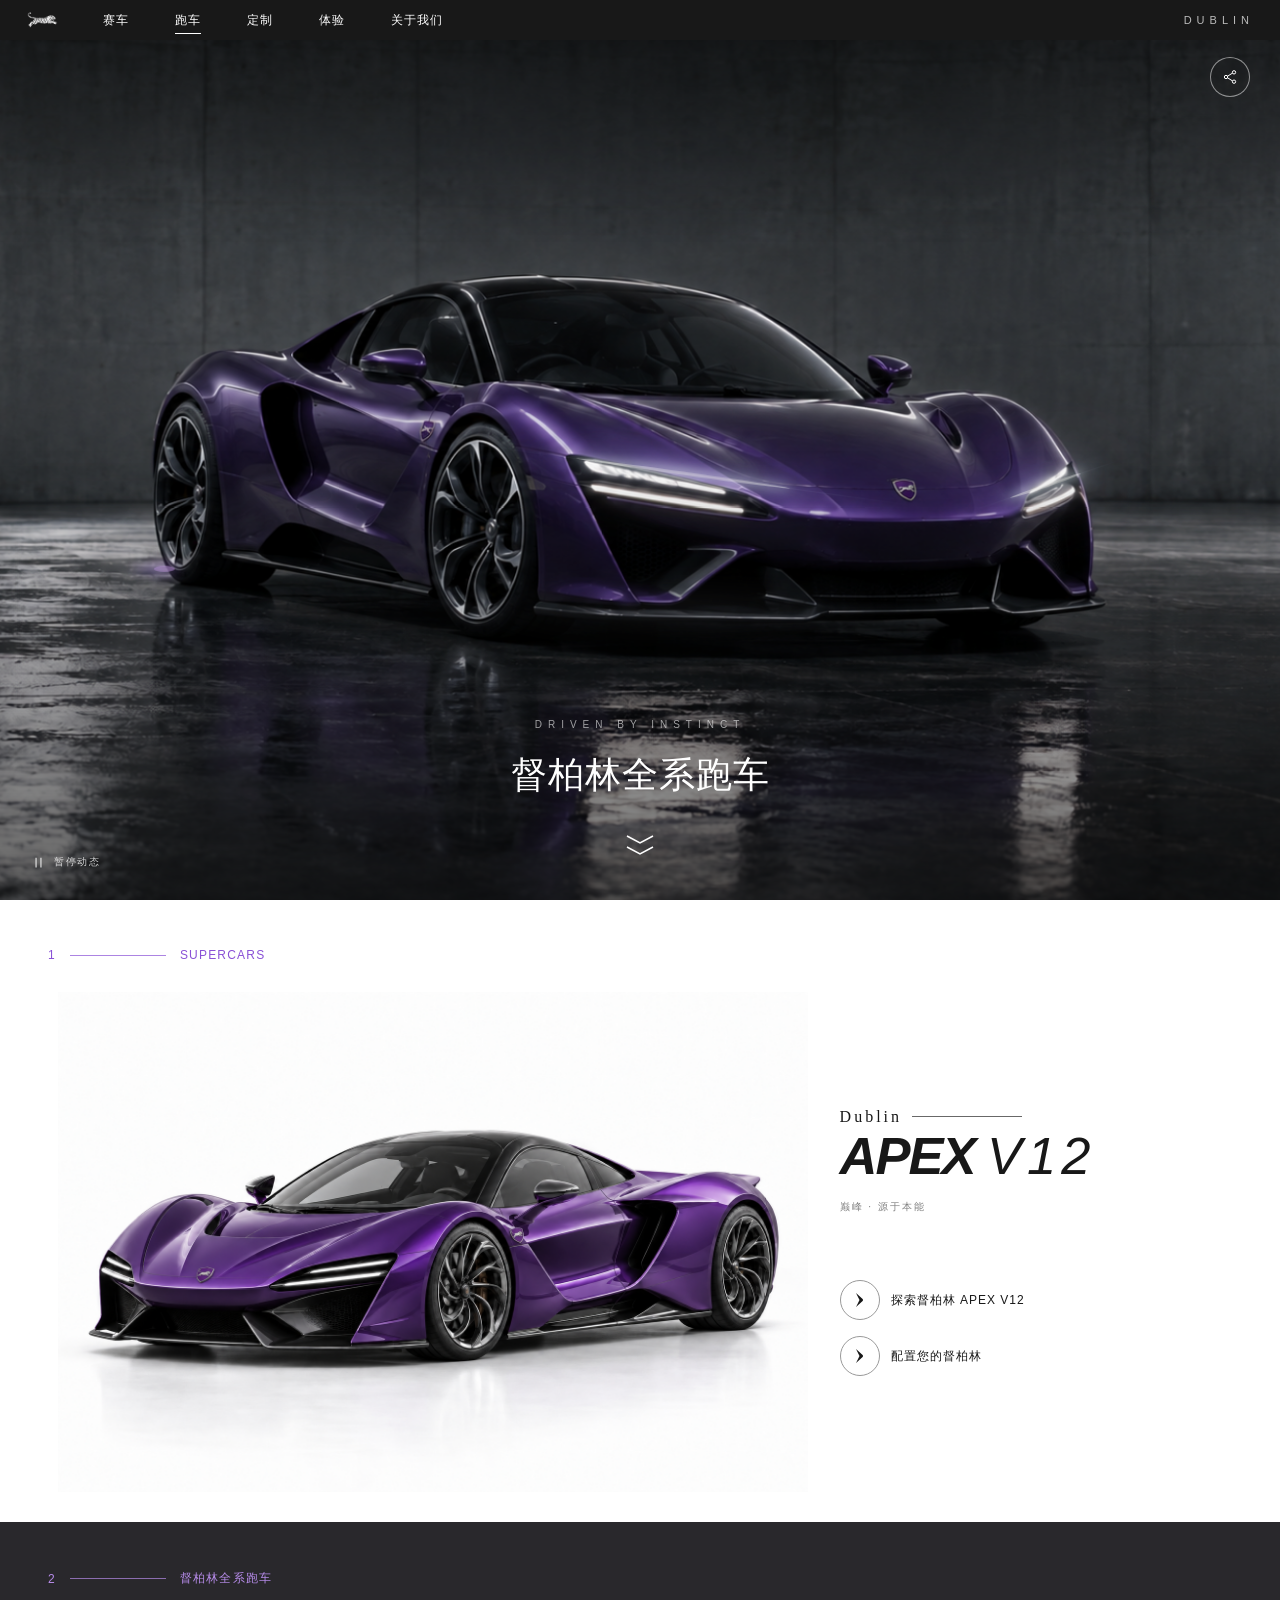
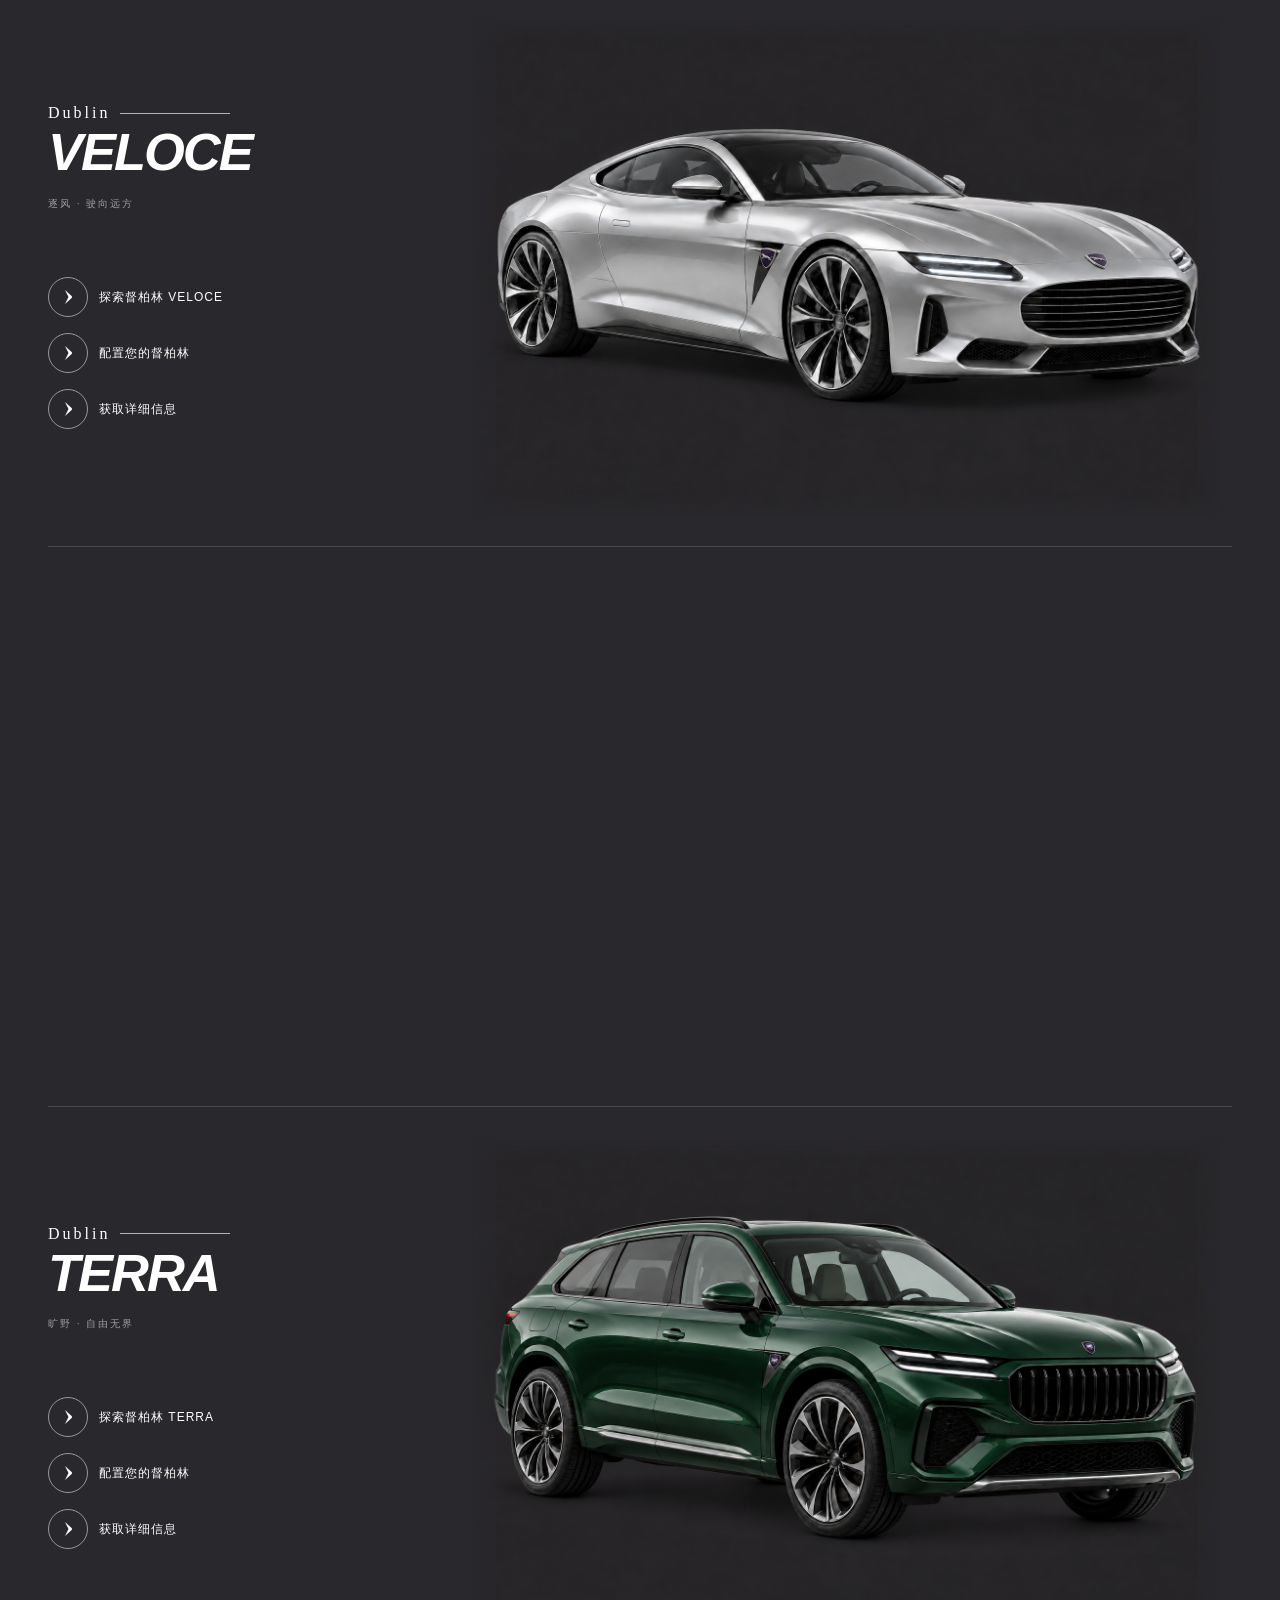
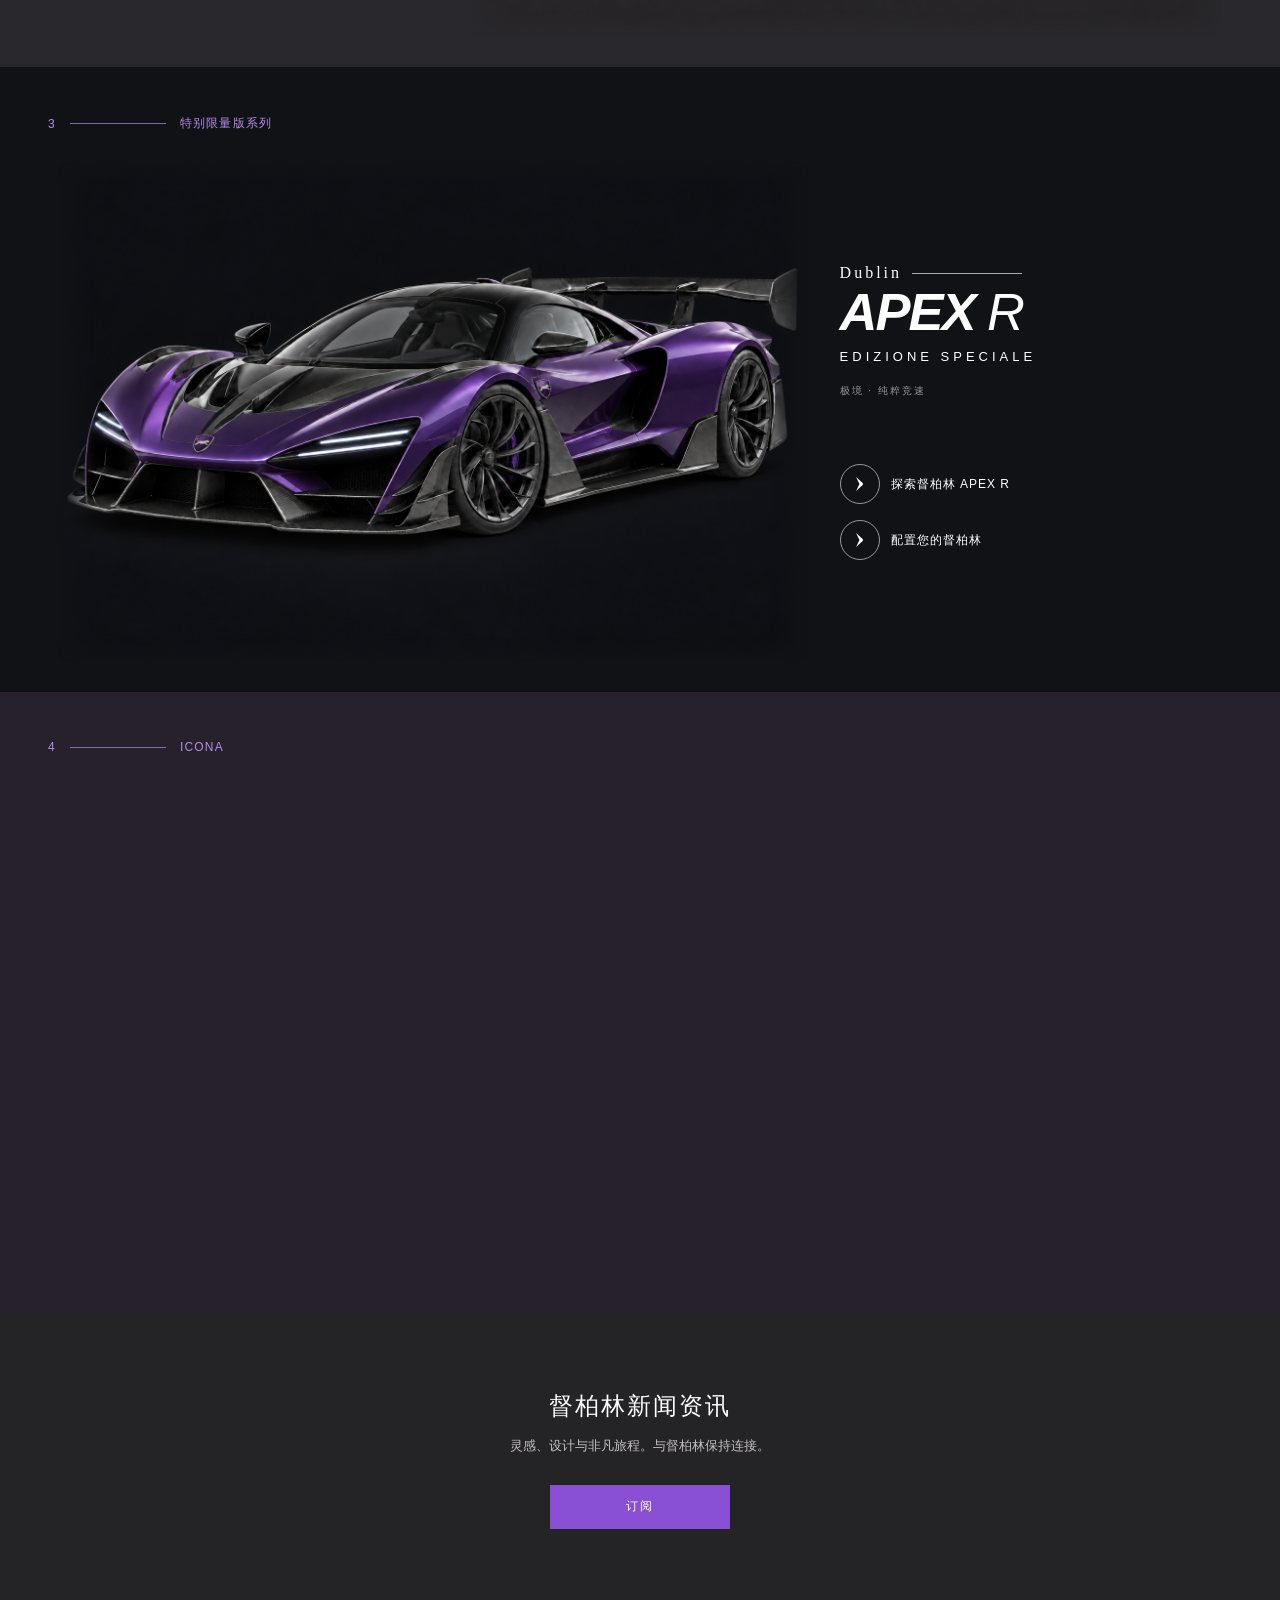
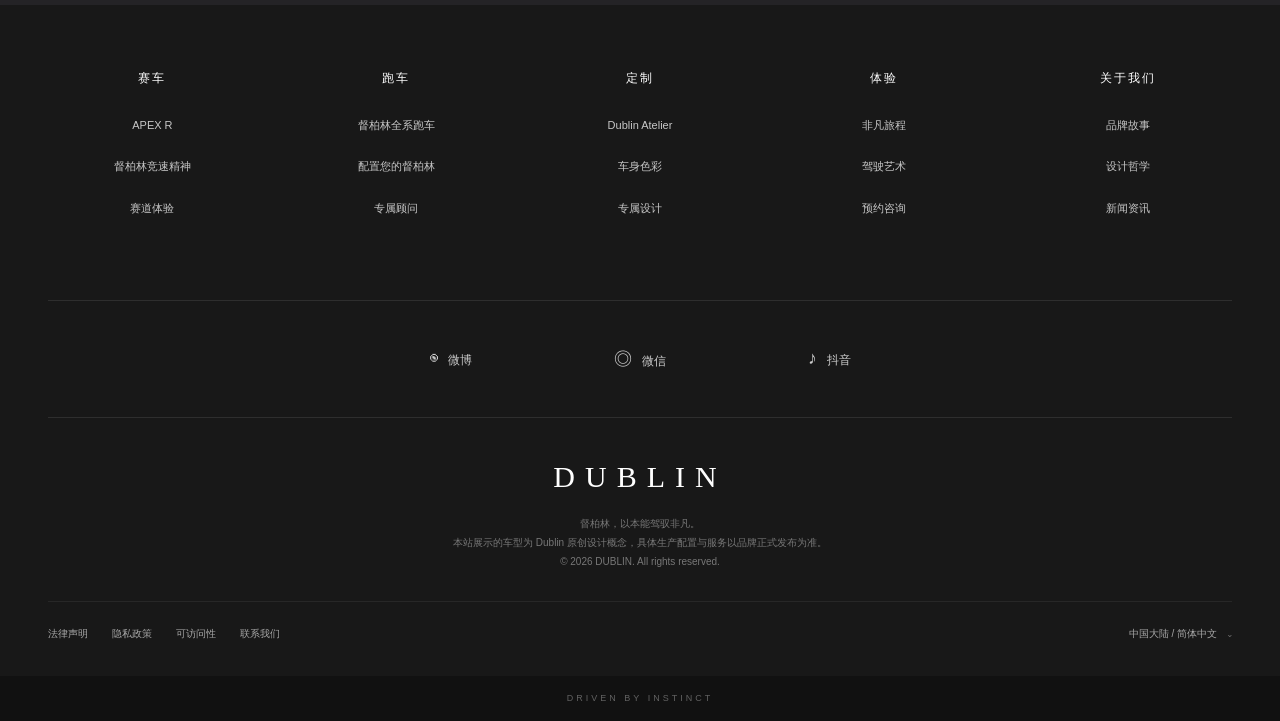
<file: index.html>
<!DOCTYPE html>
<html lang="zh-CN">
<head>
<meta charset="utf-8"><meta name="viewport" content="width=device-width, initial-scale=1"><meta name="theme-color" content="#181818">
<meta name="description" content="探索督柏林 Dublin 全系跑车。源于本能的设计，超越想象的驾驶。"><title>督柏林全系跑车 | DUBLIN 官方车型系列</title>
<style>
:root{--purple:#8950d6;--accent:#b482f4;--black:#181818;--muted:#999;--font:"Helvetica Neue",Arial,"PingFang SC","Microsoft YaHei",sans-serif}
*{box-sizing:border-box}html{scroll-behavior:smooth;scroll-padding-top:65px}body{margin:0;font-family:var(--font);font-weight:400;background:#181818;color:#fff}button,a{-webkit-tap-highlight-color:transparent}button,input,select{font:inherit}button{cursor:pointer}button:disabled{cursor:default}a{color:inherit;text-decoration:none}button{color:inherit}button:focus-visible,a:focus-visible,input:focus-visible{outline:2px solid var(--accent);outline-offset:6px}button{border:0}img{display:block;max-width:100%}body.locked{overflow:hidden}p{line-height:1.9}::selection{background:#8950d6;color:white}
.topbar{position:fixed;inset:0 0 auto;z-index:40;height:40px;display:flex;align-items:center;padding:0 26px;gap:45px;background:#181818;transition:transform .35s}.brand{height:36px;width:32px;display:flex;align-items:center}.brand img{width:32px;height:32px;object-fit:contain}.desktop-nav{display:flex;gap:46px;height:100%;align-items:center}.desktop-nav button{height:100%;padding:0;background:none;font-size:12px;letter-spacing:1px;position:relative}.desktop-nav button:after{content:"";position:absolute;left:0;right:0;bottom:6px;height:1px;background:#fff;transform:scaleX(0);transition:transform .25s}.desktop-nav button:hover:after,.desktop-nav button.selected:after{transform:scaleX(1)}.mobile-menu{display:none;background:none;font-size:12px}.header-wordmark{margin-left:auto;font-size:11px;letter-spacing:5px;opacity:.7}.share{position:fixed;right:24px;top:56px;z-index:42;background:transparent}.circle{height:40px;width:40px;border:1px solid currentColor;border-radius:50%;display:inline-flex;align-items:center;justify-content:center;flex-shrink:0;transition:background .3s,color .3s,border-color .3s;position:relative}.circle svg{width:16px;height:16px;fill:none;stroke:currentColor;stroke-width:1.5}.share .circle{border-color:#ffffff80;background:#18181815}.share:hover .circle{background:var(--purple);border-color:var(--purple)}
.hero{height:100svh;min-height:620px;position:relative;overflow:hidden;background:#15171b}.hero-art{position:absolute;inset:-3%;background:#15171b}.hero-art img{width:100%;height:100%;object-fit:cover;object-position:center 54%;animation:cinema 24s ease-in-out infinite alternate}.hero:after{content:"";position:absolute;inset:0;background:linear-gradient(180deg,#0008 0%,transparent 27%,transparent 50%,#0009 100%);pointer-events:none}.hero.paused .hero-art img{animation-play-state:paused}@keyframes cinema{from{transform:scale(1.025) translateX(-.7%)}to{transform:scale(1.12) translateX(.9%)}}.hero-title{position:absolute;bottom:104px;left:24px;right:24px;z-index:2;text-align:center}.hero-title p{font-size:10px;letter-spacing:6px;margin:0 0 19px;color:#fff9}.hero h1{font-size:36px;line-height:1.2;font-weight:400;margin:0;letter-spacing:1px}.down{position:absolute;z-index:3;bottom:35px;left:calc(50% - 20px);width:40px;height:44px;display:flex;align-items:center;justify-content:center;background:none}.down svg{width:32px;height:32px;fill:none;stroke:#fff;stroke-width:1.5;animation:descend 2.3s ease-in-out infinite}@keyframes descend{0%,100%{transform:translateY(-3px);opacity:.4}50%{transform:translateY(3px);opacity:1}}.motion-toggle{position:absolute;z-index:3;left:26px;bottom:30px;background:none;font-size:10px;letter-spacing:1.5px;display:flex;gap:9px;align-items:center;opacity:.8}.motion-toggle svg{width:13px;height:13px;stroke:currentColor;fill:none;stroke-width:1.5}
.chapter{position:relative;background:var(--stage);color:var(--fg);--stage:#fff;--fg:#181818;scroll-margin-top:40px}.chapter.dark{--stage:#29282c;--fg:#fff}.chapter.ink{--stage:#111216;--fg:#fff}.chapter.plum{--stage:#26212a;--fg:#fff}.chapter-heading{padding:48px 48px 0;display:flex;align-items:center;gap:14px;color:var(--purple);font-size:12px;font-weight:400;letter-spacing:1.2px;text-transform:uppercase}.dark .chapter-heading,.ink .chapter-heading,.plum .chapter-heading{color:#b68be9}.chapter-heading i{width:96px;height:1px;background:currentColor;display:block;opacity:.7}.showcase{position:relative;padding:0 48px;overflow:hidden}.showcase-inner{max-width:1500px;min-height:560px;margin:auto;display:grid;grid-template-columns:65% 35%;align-items:center;border-bottom:1px solid #ffffff26}.chapter:not(.dark):not(.ink):not(.plum) .showcase-inner{border-color:#18181824}.showcase:last-child .showcase-inner{border:0}.showcase.reverse .showcase-inner{grid-template-columns:35% 65%}.showcase.reverse .car-art{order:2}.showcase.reverse .car-info{order:1;padding-left:0;padding-right:45px}.car-art{height:500px;display:flex;align-items:center;justify-content:center;position:relative}.car-art img{width:100%;height:100%;object-fit:contain;will-change:transform;transition:transform 1.2s cubic-bezier(.2,.7,.2,1);mix-blend-mode:multiply}.dark .car-art img,.ink .car-art img,.plum .car-art img{mix-blend-mode:normal}.car-art:hover img{transform:scale(1.025)}.car-info{padding:80px 22px 80px 22px;position:relative;z-index:2}.model-brand{display:flex;align-items:center;gap:10px;font-family:Georgia,serif;font-size:16px;letter-spacing:3px;margin:0 0 5px}.model-brand:after{content:"";height:1px;background:currentColor;width:110px;opacity:.65}.model-name{margin:0;font-size:clamp(34px,4.1vw,61px);font-family:"Arial Black","Helvetica Neue",Arial,sans-serif;font-weight:700;line-height:.95;letter-spacing:-2px;font-style:italic;white-space:nowrap}.model-name small{font-size:13px;letter-spacing:4px;font-style:normal;display:block;margin-top:14px;font-weight:400}.model-name .thin{font-weight:200;font-family:"Helvetica Neue",Arial,sans-serif;letter-spacing:5px}.model-caption{font-size:10px;letter-spacing:2px;margin:17px 0 0;opacity:.55}.car-actions{margin-top:64px;display:flex;flex-direction:column;gap:16px;align-items:flex-start}.action{padding:0;display:inline-flex;align-items:center;gap:11px;background:none;text-align:left;min-height:40px;color:inherit}.action-label{font-size:12px;letter-spacing:1px;line-height:1.5}.action .circle{border-color:#999}.action .arrow{width:7px;height:14px;fill:currentColor;stroke:none;transition:transform .3s}.action:hover .circle{background:var(--purple);border-color:var(--purple);color:#fff}.action:hover .arrow{transform:translateX(2px)}.action:hover .action-label{color:var(--accent)}.reveal{opacity:0;transform:translateY(26px);transition:opacity .95s ease,transform 1.1s cubic-bezier(.2,.7,.2,1)}.reveal.in{opacity:1;transform:none}.noscript .reveal{opacity:1;transform:none}
.chapter-rail{position:fixed;z-index:25;left:24px;bottom:23px;display:flex;flex-direction:column;gap:15px;opacity:0;pointer-events:none;transition:opacity .3s;color:#9b9b9b}.chapter-rail.visible{opacity:1;pointer-events:auto}.rail-item{display:flex;align-items:center;gap:10px;background:none;border:0;color:inherit;padding:0;min-height:14px}.rail-dot{display:block;width:4px;height:4px;border-radius:50%;background:currentColor;margin:0 7px}.rail-item.active .rail-dot{width:18px;height:18px;border:1px solid currentColor;background:none;margin:0;position:relative}.rail-item.active .rail-dot:after{content:"";position:absolute;inset:6px;border-radius:50%;background:currentColor}.rail-text{font-size:10px;letter-spacing:1px;opacity:0;transition:opacity .3s}.rail-item.active .rail-text,.rail-item:hover .rail-text{opacity:1}.back-top{padding:0;background:none;color:inherit;width:18px;font-size:19px;line-height:15px}.mobile-rail{display:none}
.newsletter{padding:76px 24px;text-align:center;background:#242326}.newsletter h2{font-weight:400;font-size:24px;letter-spacing:2px;margin:0 0 12px}.newsletter p{font-size:13px;color:#c3c0c6;margin:0 0 26px}.solid-btn{min-height:44px;min-width:180px;border:1px solid #8950d6;background:#8950d6;color:#fff;padding:12px 30px;font-size:12px;letter-spacing:2px;transition:background .2s}.solid-btn:hover{background:#a16be5}.site-footer{background:#181818;padding:65px 48px 0}.footer-links{max-width:1360px;margin:auto;display:grid;grid-template-columns:repeat(5,1fr);gap:35px;padding-bottom:60px}.footer-col h3{font-size:12px;font-weight:500;letter-spacing:2px;text-align:center;margin:0 0 28px}.footer-col button{background:none;display:block;color:#c7c7c7;margin:0 auto 21px;font-size:11px;line-height:1.7;text-align:center}.footer-col button:hover{color:white}.social-row{border-top:1px solid #ffffff18;border-bottom:1px solid #ffffff18;display:flex;justify-content:center;gap:130px;padding:45px 20px;font-size:12px;letter-spacing:2px}.social-row button{background:none;color:#ccc}.social-row span{font-size:18px;margin-right:10px}.footer-brand{font-family:Georgia,serif;font-size:30px;letter-spacing:10px;text-align:center;margin:42px 0 20px}.legal{font-size:10px;line-height:1.9;color:#777;text-align:center;max-width:820px;margin:0 auto 30px}.legal-row{border-top:1px solid #ffffff10;display:flex;align-items:center;justify-content:space-between;gap:20px;padding:25px 0 35px}.legal-row div{display:flex;gap:24px;flex-wrap:wrap}.legal-row button{font-size:10px;background:none;color:#a8a8a8;padding:0}.footer-bottom{height:45px;background:#111;display:flex;align-items:center;justify-content:center;font-size:9px;letter-spacing:3px;color:#626262}
.menu{position:fixed;inset:40px 0 0;z-index:45;background:#151515f9;backdrop-filter:blur(18px);padding:90px 9vw;display:none;overflow:auto}.menu.open{display:block;animation:fade .25s ease}.menu-close{position:absolute;right:27px;top:22px;width:40px;height:40px;font-size:25px;background:none}.menu-layout{display:grid;grid-template-columns:1fr 1fr;gap:80px}.menu-kicker{font-size:10px;color:var(--accent);letter-spacing:4px;margin:0 0 25px}.menu-links{display:flex;flex-direction:column;align-items:flex-start;gap:25px}.menu-links a,.menu-links button{font-size:31px;font-weight:300;background:none;padding:0}.menu-links a:hover,.menu-links button:hover{color:var(--accent)}.menu-aside{padding-top:26px}.menu-aside img{height:280px;width:100%;object-fit:cover}.menu-aside p{font-size:12px;letter-spacing:2px;color:#aaa}.menu-foot{font-size:10px;letter-spacing:3px;margin-top:80px;color:#6b6b6b}
.modal{position:fixed;inset:0;z-index:70;background:#000a;backdrop-filter:blur(12px);display:none;align-items:center;justify-content:center;padding:35px}.modal.open{display:flex;animation:fade .2s ease}.dialog{position:relative;background:#f8f8f6;color:#181818;max-width:1120px;width:100%;max-height:90svh;overflow:auto;box-shadow:0 30px 100px #0008}.dialog-close{position:sticky;top:15px;margin:15px 15px -55px auto;display:block;z-index:6;width:40px;height:40px;border:1px solid #999;border-radius:50%;color:#181818;background:#ffffffe6;font-size:25px;line-height:1}.detail-grid{display:grid;grid-template-columns:60% 40%;min-height:520px}.detail-image{display:flex;align-items:center;justify-content:center;background:#eeeef0;padding:20px}.detail-image img{max-height:440px;width:100%;object-fit:contain;mix-blend-mode:multiply;transition:filter .5s}.detail-body{padding:75px 35px 38px}.eyebrow{font-size:10px;letter-spacing:3px;color:#8053af;text-transform:uppercase}.detail-body h2,.plain-body h2{font-size:32px;font-weight:400;letter-spacing:1px}.detail-body p{font-size:13px;color:#666}.detail-meta{display:flex;gap:20px;border-top:1px solid #ddd;border-bottom:1px solid #ddd;padding:17px 0;margin:24px 0}.detail-meta div{flex:1;font-size:10px;color:#888}.detail-meta strong{display:block;font-size:14px;font-weight:400;color:#181818;margin-top:6px}.swatches{display:flex;gap:13px;margin:14px 0 10px}.swatch{height:28px;width:28px;border:3px solid #f8f8f6;box-shadow:0 0 0 1px #bbb;border-radius:50%;background:var(--swatch)}.swatch[aria-pressed=true]{box-shadow:0 0 0 2px #8950d6}.selected-color{font-size:11px!important;margin:0 0 25px}.plain-body{padding:70px 65px 55px;max-width:760px;margin:auto}.plain-body p{font-size:14px;color:#666}.form-grid{display:grid;gap:20px;margin-top:27px}.form-grid label{font-size:12px;color:#555}.form-grid input,.form-grid select{display:block;margin-top:8px;width:100%;background:white;border:1px solid #ccc;border-radius:0;padding:12px;min-height:45px;color:#181818}.form-note{font-size:11px!important;color:#888!important}.form-message{min-height:20px;color:#6e429e;font-size:13px}.toast{position:fixed;bottom:40px;left:50%;transform:translate(-50%,20px);background:#25212c;color:#fff;padding:14px 22px;max-width:calc(100vw - 32px);z-index:100;font-size:12px;opacity:0;pointer-events:none;transition:.3s}.toast.on{transform:translate(-50%,0);opacity:1}@keyframes fade{from{opacity:0}to{opacity:1}}
.brand img{mix-blend-mode:screen}.share.on-light{color:#181818}.share.on-light .circle{border-color:#18181860;background:#ffffff45}.share.on-light:hover .circle{color:#fff;background:var(--purple)}.loader{position:fixed;inset:0;z-index:110;background:#080808;display:flex;align-items:center;justify-content:center;transition:opacity .5s,visibility .5s;pointer-events:none}.loader img{width:95px;height:95px;object-fit:contain;mix-blend-mode:screen;animation:breathe 1.2s ease-in-out infinite alternate}.loader.done{opacity:0;visibility:hidden}@keyframes breathe{from{opacity:.4;transform:scale(.96)}to{opacity:1;transform:scale(1)}}.dark .car-art img,.ink .car-art img,.plum .car-art img{mask-image:linear-gradient(to right,transparent,#000 6%,#000 94%,transparent),linear-gradient(to bottom,transparent,#000 6%,#000 94%,transparent);mask-composite:intersect}
@media(min-width:1700px){.showcase{padding:0 6vw}.car-art{height:570px}.showcase-inner{min-height:650px}.chapter-heading{padding-left:6vw}}
@media(prefers-reduced-motion:reduce){html{scroll-behavior:auto}*,*:before,*:after{animation:none!important;transition:none!important}.reveal{opacity:1;transform:none}}
</style>
<link rel="stylesheet" href="motion.css">
</head>
<body>
<div class="loader" aria-hidden="true"><img src="assets/tiger.png" alt=""></div>
<header class="topbar"><button class="mobile-menu" data-menu="跑车">菜单</button><a class="brand" href="#top" aria-label="Dublin 督柏林首页"><img src="assets/tiger.png" alt="督柏林跃虎徽标"></a><nav class="desktop-nav" aria-label="主导航"><button data-menu="赛车">赛车</button><button class="selected" data-menu="跑车">跑车</button><button data-menu="定制">定制</button><button data-menu="体验">体验</button><button data-menu="关于我们">关于我们</button></nav><span class="header-wordmark">DUBLIN</span></header>
<button class="share" aria-label="分享当前页面"><span class="circle"><svg viewBox="0 0 24 24"><circle cx="18" cy="5" r="2.5"/><circle cx="6" cy="12" r="2.5"/><circle cx="18" cy="19" r="2.5"/><path d="m8 11 8-5M8 13l8 5"/></svg></span></button>
<main>
<section class="hero" id="top" aria-label="Dublin 紫色超级跑车"><div class="hero-art"><img src="assets/hero-badged.png" fetchpriority="high" alt="督柏林紫色超级跑车，置身冷灰色建筑空间"></div><div class="hero-title"><p>DRIVEN BY INSTINCT</p><h1>督柏林全系跑车</h1></div><a class="down" href="#supercars" aria-label="向下探索车型"><svg viewBox="0 0 32 32"><path d="m3 9 13 7L29 9M3 20l13 7 13-7"/></svg></a><button class="motion-toggle" aria-pressed="false"><svg viewBox="0 0 16 16"><path d="M5 2v12M11 2v12"/></svg><span>暂停动态</span></button></section>
<section class="chapter" id="supercars" data-title="SUPERCARS"><div class="chapter-heading"><span>1</span><i></i><span>SUPERCARS</span></div><article class="showcase" data-car="apex"><div class="showcase-inner"><div class="car-art reveal"><img src="assets/apex-badged.png" alt="Dublin APEX 紫色旗舰超级跑车" loading="lazy"></div><div class="car-info reveal"><div class="model-brand">Dublin</div><h2 class="model-name">APEX <span class="thin">V12</span></h2><p class="model-caption">巅峰 · 源于本能</p><div class="car-actions"></div></div></div></article></section>
<section class="chapter dark" id="range" data-title="督柏林全系跑车"><div class="chapter-heading"><span>2</span><i></i><span>督柏林全系跑车</span></div><article class="showcase reverse" data-car="veloce"><div class="showcase-inner"><div class="car-art reveal"><img src="assets/veloce-badged.png" alt="Dublin VELOCE 银色双门 GT" loading="lazy"></div><div class="car-info reveal"><div class="model-brand">Dublin</div><h2 class="model-name">VELOCE</h2><p class="model-caption">逐风 · 驶向远方</p><div class="car-actions"></div></div></div></article><article class="showcase" data-car="aria"><div class="showcase-inner"><div class="car-art reveal"><img src="assets/aria-badged.png" alt="Dublin ARIA SPIDER 香槟金敞篷跑车" loading="lazy"></div><div class="car-info reveal"><div class="model-brand">Dublin</div><h2 class="model-name">ARIA<small>SPIDER</small></h2><p class="model-caption">咏叹 · 天空之下</p><div class="car-actions"></div></div></div></article><article class="showcase reverse" data-car="terra"><div class="showcase-inner"><div class="car-art reveal"><img src="assets/terra-badged.png" alt="Dublin TERRA 墨绿色高性能 SUV" loading="lazy"></div><div class="car-info reveal"><div class="model-brand">Dublin</div><h2 class="model-name">TERRA</h2><p class="model-caption">旷野 · 自由无界</p><div class="car-actions"></div></div></div></article></section>
<section class="chapter ink" id="special" data-title="特别限量版系列"><div class="chapter-heading"><span>3</span><i></i><span>特别限量版系列</span></div><article class="showcase" data-car="noir"><div class="showcase-inner"><div class="car-art reveal"><img src="assets/noir-badged.png" alt="Dublin APEX R 紫黑色赛道特别版" loading="lazy"></div><div class="car-info reveal"><div class="model-brand">Dublin</div><h2 class="model-name">APEX <span class="thin">R</span><small>EDIZIONE SPECIALE</small></h2><p class="model-caption">极境 · 纯粹竞速</p><div class="car-actions"></div></div></div></article></section>
<section class="chapter plum" id="icona" data-title="ICONA"><div class="chapter-heading"><span>4</span><i></i><span>ICONA</span></div><article class="showcase reverse" data-car="eon"><div class="showcase-inner"><div class="car-art reveal"><img src="assets/eon-badged.png" alt="Dublin EON 双座酒红色敞篷收藏车型" loading="lazy"></div><div class="car-info reveal"><div class="model-brand">Dublin</div><h2 class="model-name">EŌN<small>BARCHETTA</small></h2><p class="model-caption">永恒 · 灵感不息</p><div class="car-actions"></div></div></div></article></section>
</main>
<nav class="chapter-rail" aria-label="车型系列快捷导航"><a class="rail-item" href="#supercars"><span class="rail-dot"></span><span class="rail-text">SUPERCARS</span></a><a class="rail-item" href="#range"><span class="rail-dot"></span><span class="rail-text">督柏林全系跑车</span></a><a class="rail-item" href="#special"><span class="rail-dot"></span><span class="rail-text">特别限量版系列</span></a><a class="rail-item" href="#icona"><span class="rail-dot"></span><span class="rail-text">ICONA</span></a><a class="back-top" href="#top" aria-label="返回顶部">⌃</a></nav><div class="mobile-rail"><span>督柏林全系跑车</span><button aria-label="打开车型目录" data-menu="跑车">⌃</button></div>
<section class="newsletter"><h2>督柏林新闻资讯</h2><p>灵感、设计与非凡旅程。与督柏林保持连接。</p><button class="solid-btn" data-info="newsletter">订阅</button></section>
<footer class="site-footer"><div class="footer-links"><div class="footer-col"><h3 tabindex="0" role="button" aria-expanded="false">赛车</h3><button data-explore="noir">APEX R</button><button data-info="racing">督柏林竞速精神</button><button data-info="experience">赛道体验</button></div><div class="footer-col"><h3 tabindex="0" role="button" aria-expanded="false">跑车</h3><button data-scroll="range">督柏林全系跑车</button><button data-config="apex">配置您的督柏林</button><button data-info="enquiry">专属顾问</button></div><div class="footer-col"><h3 tabindex="0" role="button" aria-expanded="false">定制</h3><button data-info="atelier">Dublin Atelier</button><button data-config="apex">车身色彩</button><button data-info="atelier">专属设计</button></div><div class="footer-col"><h3 tabindex="0" role="button" aria-expanded="false">体验</h3><button data-info="experience">非凡旅程</button><button data-info="experience">驾驶艺术</button><button data-info="enquiry">预约咨询</button></div><div class="footer-col"><h3 tabindex="0" role="button" aria-expanded="false">关于我们</h3><button data-info="brand">品牌故事</button><button data-info="design">设计哲学</button><button data-info="newsletter">新闻资讯</button></div></div><div class="social-row"><button data-info="social"><span>◉</span>微博</button><button data-info="social"><span>◎</span>微信</button><button data-info="social"><span>♪</span>抖音</button></div><div class="footer-brand">DUBLIN</div><p class="legal">督柏林，以本能驾驭非凡。<br>本站展示的车型为 Dublin 原创设计概念，具体生产配置与服务以品牌正式发布为准。<br>© <span id="year">2026</span> DUBLIN. All rights reserved.</p><div class="legal-row"><div><button data-info="legal">法律声明</button><button data-info="privacy">隐私政策</button><button data-info="accessibility">可访问性</button><button data-info="enquiry">联系我们</button></div><button data-info="language">中国大陆 / 简体中文　⌄</button></div></footer><div class="footer-bottom">DRIVEN BY INSTINCT</div>
<div class="menu" id="menu" role="dialog" aria-modal="true" aria-label="品牌导航"><button class="menu-close" aria-label="关闭导航">×</button><div class="menu-layout"><div><p class="menu-kicker">DUBLIN · <span id="menu-category">跑车</span></p><div class="menu-links" id="menu-links"></div></div><div class="menu-aside"><img src="assets/hero-badged.png" alt="Dublin 设计世界" loading="lazy"><p>生于本能，成于非凡。</p></div></div><p class="menu-foot">THE WORLD OF DUBLIN</p></div>
<div class="modal" id="modal" role="dialog" aria-modal="true" aria-labelledby="dialog-title"><div class="dialog"><button class="dialog-close" aria-label="关闭窗口">×</button><div id="dialog-content"></div></div></div><div class="toast" role="status" aria-live="polite"></div>
<noscript><style>.reveal{opacity:1;transform:none}</style><p>请启用 JavaScript，以使用车型配置与导航功能。</p></noscript>
<script>
const loader=document.querySelector('.loader');const heroImage=document.querySelector('.hero-art img');let loaded=false;function revealPage(){if(loaded)return;loaded=true;loader.classList.add('done')}Promise.all([heroImage.decode().catch(()=>{}),new Promise(r=>setTimeout(r,500))]).then(revealPage);setTimeout(revealPage,2200);
const cars={apex:{name:'APEX V12',cn:'巅峰',type:'旗舰超级跑车',seats:'双座',image:'assets/apex-badged.png',color:'帝王紫',hex:'#6941a5',copy:'低伏的姿态，锐利的双道灯光，凝练为一瞬向前的本能。APEX 以流动的空气雕塑车身，将每一道曲线留给速度。'},veloce:{name:'VELOCE',cn:'逐风',type:'双门豪华 GT',seats:'2+2 座',image:'assets/veloce-badged.png',color:'月影银',hex:'#abb1b8',copy:'修长的前舱与舒展的车顶线条，延伸出属于远方的从容。VELOCE 将运动气质与长途旅行的优雅融为一体。'},aria:{name:'ARIA SPIDER',cn:'咏叹',type:'敞篷跑车',seats:'双座',image:'assets/aria-badged.png',color:'香槟金',hex:'#bda77e',copy:'让天空成为座舱的一部分。ARIA SPIDER 以轻盈的比例、开放的双座布局与温润金属光泽，呈现自由的另一种姿态。'},terra:{name:'TERRA',cn:'旷野',type:'高性能豪华 SUV',seats:'四座',image:'assets/terra-badged.png',color:'深林绿',hex:'#284a42',copy:'在宽阔视野与敏捷身姿之间找到平衡。TERRA 延续督柏林的光影锋线，以更从容的空间探索城市之外。'},noir:{name:'APEX R',cn:'极境',type:'赛道特别版',seats:'双座',image:'assets/noir-badged.png',color:'曜夜紫',hex:'#292132',copy:'为每一次精准入弯而生。外露碳纤维、宽体姿态与高位尾翼，构成 APEX R 直接而纯粹的竞速表达。'},eon:{name:'EŌN BARCHETTA',cn:'永恒',type:'收藏级敞篷跑车',seats:'双座',image:'assets/eon-badged.png',color:'石榴红',hex:'#6d243b',copy:'两座独立驾驶舱，一条流转不息的车身曲线。EŌN 从经典 Barchetta 汲取灵感，以当代雕塑语言致敬不受时间束缚的驾驶艺术。'}};
const arrow='<span class="circle"><svg class="arrow" viewBox="0 0 8 16" aria-hidden="true"><path d="M7.268 9.547 0 16l4-8-4-8 7.268 6.453A2 2 0 0 1 8 8a2 2 0 0 1-.732 1.547Z"/></svg></span>';
document.querySelectorAll('[data-car]').forEach(row=>{const id=row.dataset.car,c=cars[id];row.querySelector('.car-actions').innerHTML=`<button class="action" data-explore="${id}">${arrow}<span class="action-label">探索督柏林 ${c.name}</span></button>`+(id==='eon'?'':`<button class="action" data-config="${id}">${arrow}<span class="action-label">配置您的督柏林</span></button>`)+(id==='apex'||id==='noir'?'':`<button class="action" data-enquire="${id}">${arrow}<span class="action-label">获取详细信息</span></button>`)});
const reveal=new IntersectionObserver(items=>items.forEach(x=>{if(x.isIntersecting){x.target.classList.add('in');reveal.unobserve(x.target)}}),{threshold:.08});document.querySelectorAll('.reveal').forEach(e=>reveal.observe(e));
const rail=document.querySelector('.chapter-rail'),mobileRail=document.querySelector('.mobile-rail'),sections=[...document.querySelectorAll('.chapter')];let raf=false;function updateRail(){const y=scrollY+innerHeight*.35,visible=scrollY>innerHeight*.65&&scrollY<document.querySelector('.newsletter').offsetTop-100;rail.classList.toggle('visible',visible);mobileRail.classList.toggle('visible',visible);let active=sections[0];sections.forEach(s=>{if(s.offsetTop<=y)active=s});document.querySelectorAll('.rail-item').forEach(a=>a.classList.toggle('active',a.hash==='#'+active.id));mobileRail.querySelector('span').textContent=active.dataset.title;const light=sections[0];document.querySelector('.share').classList.toggle('on-light',scrollY+75>=light.offsetTop&&scrollY+75<light.offsetTop+light.offsetHeight);raf=false}addEventListener('scroll',()=>{if(!raf){requestAnimationFrame(updateRail);raf=true}},{passive:true});addEventListener('resize',updateRail);updateRail();
const modal=document.getElementById('modal'),content=document.getElementById('dialog-content'),menu=document.getElementById('menu');let lastFocus=null,activeCar='apex';function restoreFocus(){if(lastFocus?.isConnected&&lastFocus.getClientRects().length)lastFocus.focus();else document.querySelector('.brand').focus()}function openModal(html){if(!modal.classList.contains('open')&&!menu.classList.contains('open'))lastFocus=document.activeElement;closeMenu(false);content.innerHTML=html;modal.classList.add('open');document.body.classList.add('locked');modal.querySelector('.dialog-close').focus()}function closeModal(){modal.classList.remove('open');document.body.classList.remove('locked');restoreFocus()}function closeMenu(restore=true){menu.classList.remove('open');document.body.classList.remove('locked');if(restore)restoreFocus()}function toast(t){const el=document.querySelector('.toast');el.textContent=t;el.classList.add('on');clearTimeout(toast.timer);toast.timer=setTimeout(()=>el.classList.remove('on'),3200)}
const menus={'跑车':[['SUPERCARS','#supercars'],['督柏林全系跑车','#range'],['特别限量版系列','#special'],['ICONA','#icona']],'赛车':[['APEX R · 极境','explore:noir'],['竞速精神','info:racing'],['赛道体验','info:experience']],'定制':[['配置您的督柏林','config:apex'],['Dublin Atelier','info:atelier'],['专属顾问','info:enquiry']],'体验':[['非凡旅程','info:experience'],['驾驶艺术','info:design'],['预约咨询','info:enquiry']],'关于我们':[['品牌故事','info:brand'],['设计哲学','info:design'],['新闻资讯','info:newsletter']]};function openMenu(which){lastFocus=document.activeElement;document.getElementById('menu-category').textContent=which;document.getElementById('menu-links').innerHTML=menus[which].map(([label,target])=>target.startsWith('#')?`<a href="${target}" class="menu-anchor">${label}</a>`:`<button data-${target.split(':')[0]}="${target.split(':')[1]}">${label}</button>`).join('');menu.classList.add('open');document.body.classList.add('locked');menu.querySelector('.menu-close').focus()}
function showCar(id,config=false){activeCar=id;const c=cars[id];openModal(`<div class="detail-grid"><div class="detail-image" data-dark="${id!=='apex'}" style="--detail-stage:${id==='apex'?'#ffffff':id==='noir'?'#111216':id==='eon'?'#26212a':'#29282c'}"><img id="config-image" src="${c.image}" alt="${c.name} 车型外观"></div><div class="detail-body"><div class="eyebrow">DUBLIN · ${config?'PERSONALISATION':c.cn}</div><h2 id="dialog-title">${c.name}</h2><p>${c.copy}</p><div class="detail-meta"><div>车型<strong>${c.type}</strong></div><div>座舱<strong>${c.seats}</strong></div></div>${config?`<label style="font-size:12px">外观色彩</label><div class="swatches"><button class="swatch" aria-label="${c.color}" aria-pressed="true" style="--swatch:${c.hex}" data-hue="0" data-color="${c.color}"></button><button class="swatch" aria-label="个性冷调" aria-pressed="false" style="--swatch:#587791" data-hue="65" data-color="个性冷调"></button><button class="swatch" aria-label="个性暖调" aria-pressed="false" style="--swatch:#a8775c" data-hue="180" data-color="个性暖调"></button></div><p class="selected-color">${c.color} · 外观效果预览</p><button class="solid-btn" id="save-config">保存我的配置</button>`:`<button class="action" data-config="${id}">${arrow}<span class="action-label">配置您的督柏林</span></button>`}<p style="margin-top:24px"><button data-enquire="${id}" style="background:none;padding:0;color:#774899;font-size:12px;border-bottom:1px solid #b79ace">获取详细信息</button></p></div></div>`)}
const infoPages={brand:['生于本能，成于非凡。','督柏林 DUBLIN 将跃虎的敏捷与力量，凝结为每一辆车的设计起点。水平展开的身体、向前伸出的前爪、收束的后肢，象征蓄势、掌控与自由。','我们以紫色表达独立的品味，以雕塑般的车身呈现力量。每一个系列拥有自己的性格，也共享同一种向前的本能。'],design:['线条有形，本能无界。','双道灯光，是督柏林的目光。流动的肩线连接前后轮拱，让车身在静止时仍充满运动张力。','从 APEX 的低伏姿态到 TERRA 的宽阔视野，我们始终以比例、光影和真实材质构建设计语言。'],atelier:['Dublin Atelier','从一束光开始，寻找属于您的色彩。车身漆面、内饰氛围与细节材质，在专属设计中表达独一无二的审美。','您可以先使用车型配置功能探索外观方向，并保存设计方案，与品牌顾问进一步沟通。'],racing:['纯粹，源自竞速。','APEX R 以空气动力学为造型线索。高位尾翼、宽体姿态与碳纤维结构，让每个细节都服务于清晰而直接的驾驶想象。'],experience:['让每段旅程值得回味。','从山间曲线到海岸长路，督柏林追求与环境、速度及自我之间的真实连接。','具体体验计划及开放时间，将在品牌正式发布后公布。'],social:['与督柏林保持连接','品牌社交账号尚未公布。请以品牌正式发布的信息为准。您可以保存关注意向，在账号开放后由品牌团队联系。'],privacy:['隐私政策','当前页面不会向服务器发送您填写的信息，也不加载第三方追踪服务。配置下载与咨询单均在您的设备中生成。','正式上线后的数据处理方式、服务主体与联系方式，需要由品牌运营方另行公布。'],legal:['法律声明','本页面中的督柏林车型与品牌视觉为原创概念设计。展示图片不代表已经量产的车辆，也不构成产品性能或销售承诺。'],accessibility:['可访问性','本站支持键盘导航、对话框焦点管理、Esc 关闭窗口、减少动态效果偏好及首屏动画暂停。','如需较大文字，可使用浏览器缩放功能。'],language:['地区与语言','当前提供：中国大陆 / 简体中文。其他地区及语言版本尚未开放。']};
function showInfo(id){if(id==='newsletter'||id==='enquiry')return showEnquiry(id==='newsletter'?'订阅新闻资讯':'联系专属顾问',activeCar,id==='newsletter');const p=infoPages[id]||infoPages.brand;openModal(`<div class="plain-body"><div class="eyebrow">THE WORLD OF DUBLIN</div><h2 id="dialog-title">${p[0]}</h2>${p.slice(1).map(x=>`<p>${x}</p>`).join('')}</div>`)}
function showEnquiry(title,id,newsletter=false){const c=cars[id]||cars.apex;openModal(`<div class="plain-body"><div class="eyebrow">DUBLIN · PRIVATE CONSULTATION</div><h2 id="dialog-title">${title}</h2><p>${newsletter?'留下您希望接收的品牌资讯偏好。':'关于 '+c.name+'，从一段专属对话开始。'}</p><form id="enquiry-form" class="form-grid"><label>称呼<input name="name" autocomplete="name" required maxlength="80" placeholder="请输入您的称呼"></label><label>电子邮箱<input name="email" autocomplete="email" type="email" required placeholder="name@example.com"></label><label>${newsletter?'关注内容':'意向车型'}<select name="interest">${newsletter?'<option>品牌资讯与新品发布</option><option>设计与定制</option><option>驾驶体验</option>':Object.values(cars).map(x=>`<option ${x.name===c.name?'selected':''}>${x.name}</option>`).join('')}</select></label><p class="form-note">信息仅用于生成本地意向单，不会自动提交。保存后可交给您的品牌顾问。</p><button class="solid-btn" type="submit">保存${newsletter?'订阅意向':'咨询意向'}单</button><div class="form-message" aria-live="polite"></div></form></div>`)}
function downloadText(name,text){const url=URL.createObjectURL(new Blob([text],{type:'text/plain;charset=utf-8'}));const a=document.createElement('a');a.href=url;a.download=name;document.body.append(a);a.click();a.remove();setTimeout(()=>URL.revokeObjectURL(url),1500)}
document.addEventListener('click',e=>{const b=e.target.closest('button,a');if(!b)return;if(b.dataset.menu)openMenu(b.dataset.menu);if(b.dataset.explore)showCar(b.dataset.explore);if(b.dataset.config)showCar(b.dataset.config,true);if(b.dataset.info)showInfo(b.dataset.info);if(b.dataset.enquire)showEnquiry('了解 '+cars[b.dataset.enquire].name,b.dataset.enquire);if(b.dataset.scroll)document.getElementById(b.dataset.scroll).scrollIntoView({behavior:'smooth'});if(b.classList.contains('menu-anchor'))closeMenu(false);if(b.classList.contains('menu-close'))closeMenu();if(b.classList.contains('dialog-close'))closeModal();if(b.classList.contains('swatch')){document.querySelectorAll('.swatch').forEach(x=>x.setAttribute('aria-pressed','false'));b.setAttribute('aria-pressed','true');document.getElementById('config-image').style.filter=`hue-rotate(${b.dataset.hue}deg)`;document.querySelector('.selected-color').textContent=b.dataset.color+' · 外观效果预览'}if(b.id==='save-config'){const c=cars[activeCar],color=document.querySelector('.swatch[aria-pressed=true]').dataset.color;downloadText('DUBLIN-'+c.name+'-专属配置.txt',`DUBLIN 督柏林\n专属设计方案\n\n车型：${c.name}\n系列：${c.type}\n外观：${color}\n座舱：${c.seats}\n\n车型与色彩为设计概念，最终配置以品牌正式发布为准。`);toast('专属配置已保存')}});
document.addEventListener('submit',e=>{if(e.target.id!=='enquiry-form')return;e.preventDefault();const data=new FormData(e.target);downloadText('DUBLIN-意向单.txt',`DUBLIN 督柏林\n\n称呼：${data.get('name')}\n邮箱：${data.get('email')}\n意向：${data.get('interest')}\n\n此文件由您在本地生成，尚未提交至品牌。`);e.target.querySelector('.form-message').textContent='意向单已保存到您的设备，尚未提交。'});
modal.addEventListener('click',e=>{if(e.target===modal)closeModal()});document.addEventListener('keydown',e=>{const overlay=modal.classList.contains('open')?modal:menu.classList.contains('open')?menu:null;if(!overlay)return;if(e.key==='Escape'){overlay===modal?closeModal():closeMenu()}if(e.key==='Tab'){const els=[...overlay.querySelectorAll('button,a,input,select,[tabindex="0"]')].filter(el=>el.getClientRects().length),first=els[0],last=els[els.length-1];if(e.shiftKey&&document.activeElement===first){last.focus();e.preventDefault()}else if(!e.shiftKey&&document.activeElement===last){first.focus();e.preventDefault()}}});
document.querySelector('.motion-toggle').addEventListener('click',function(){const paused=document.querySelector('.hero').classList.toggle('paused');this.setAttribute('aria-pressed',paused);this.querySelector('span').textContent=paused?'播放动态':'暂停动态'});
document.querySelector('.share').addEventListener('click',async()=>{const url=location.protocol==='file:'?'Dublin 督柏林全系跑车 — 请分享这份 HTML 文件。':location.href;try{if(location.protocol!=='file:'&&navigator.share){await navigator.share({title:document.title,url})}else if(navigator.clipboard){await navigator.clipboard.writeText(url);toast(location.protocol==='file:'?'请将 HTML 文件发送给对方，即可完整分享':'页面链接已复制')}else toast('请将 HTML 文件发送给对方，即可完整分享')}catch(e){if(e.name!=='AbortError')toast('请复制地址栏链接或分享 HTML 文件')}});
document.querySelectorAll('.footer-col h3').forEach(h=>{function toggle(){const expanded=h.parentElement.classList.toggle('expanded');h.setAttribute('aria-expanded',expanded)}h.addEventListener('click',toggle);h.addEventListener('keydown',e=>{if(e.key==='Enter'||e.key===' '){e.preventDefault();toggle()}})});
document.getElementById('year').textContent=new Date().getFullYear();
</script>
<script src="motion.js"></script>
</body></html>
</file>
<file: motion.css>
/* Desktop showroom: image, headlights and exhaust move on the same plane. */
body{min-width:1024px}
.hero-art{inset:0;background:#15171b;perspective:1600px}
.hero-art img,.hero.paused .hero-art img{animation:none}
.car-art{perspective:1250px;isolation:isolate;outline-offset:-12px;cursor:crosshair}
.car-art img,.car-art:hover img{transform:none;transition:none;will-change:auto}
.visual-plane{position:absolute;transform-origin:50% 61%;transform:translate3d(var(--move-x,0px),var(--move-y,0px),0) rotateX(var(--pitch,0deg)) rotateY(var(--yaw,0deg)) rotateZ(var(--roll,0deg)) scale(var(--car-scale,1));will-change:transform;backface-visibility:hidden;pointer-events:none}
.visual-plane>img{position:absolute;inset:0;width:100%;height:100%;max-width:none;object-fit:fill;transform:none!important;animation:none!important}
.dark .visual-plane>img,.ink .visual-plane>img,.plum .visual-plane>img{mask-image:linear-gradient(to right,transparent,#000 5%,#000 95%,transparent),linear-gradient(to bottom,transparent,#000 5%,#000 95%,transparent);mask-composite:intersect}
.light-fx{position:absolute;left:var(--x);top:var(--y);width:var(--light-width);height:1px;transform:translate(-50%,-50%) rotate(var(--angle));opacity:var(--ignition,0);z-index:3;mix-blend-mode:screen;transition:opacity .48s ease;pointer-events:none}
.light-core{position:absolute;left:0;right:0;top:-1px;height:3px;border-radius:50%;background:#f6fdff;box-shadow:0 0 5px 2px #dcf4ffb3,0 0 16px 5px #adceff70,0 0 38px 12px #8b75d828}
.light-halo{position:absolute;inset:-17px -35%;background:radial-gradient(ellipse,#effbff85 0%,#c3deff25 35%,#a375ff00 72%);filter:blur(5px)}
.light-streak{position:absolute;left:-60%;width:220%;height:1px;top:0;background:linear-gradient(90deg,transparent,#c8e5ff20,#fff9,#c8e5ff20,transparent);opacity:.65}
.ground-light{position:absolute;left:var(--x);top:var(--y);width:22%;height:3%;border-radius:50%;background:radial-gradient(ellipse,#e4e6ff55,transparent 70%);filter:blur(8px);opacity:calc(var(--ignition,0)*.7);transform:translate(-50%,85px) scaleX(1.6);transition:opacity .5s;z-index:2;mix-blend-mode:screen}
.exhaust-fx{position:absolute;left:var(--ex);top:var(--ey);width:1px;height:1px;opacity:var(--ignition,0);transition:opacity .6s ease;z-index:2}
.exhaust-origin{position:absolute;left:-8px;top:-2px;width:16px;height:5px;border-radius:50%;background:#d6a4ff;box-shadow:0 0 11px 3px #9957ef75,0 0 23px #b981ff45;animation:exhaust-glow 1.4s ease-in-out infinite alternate}
.exhaust-puff{position:absolute;left:-14px;top:-5px;width:38px;height:19px;border-radius:50%;background:radial-gradient(ellipse,#d9d2e795 0%,#a6a1b34a 38%,transparent 73%);filter:blur(3px);opacity:0;animation:exhaust-drift 2.65s ease-out infinite;animation-delay:var(--delay);mix-blend-mode:screen;transform-origin:center}
.exhaust-puff:nth-child(2n){width:31px;height:16px;filter:blur(4px)}
.exhaust-heat{position:absolute;width:42px;height:9px;left:0;top:-3px;transform:translateX(var(--heat-offset));border-radius:50%;background:linear-gradient(var(--heat-angle),transparent,#9865ed66,#e7dcff99);filter:blur(4px);animation:exhaust-glow .85s ease-in-out infinite alternate}
@keyframes exhaust-drift{0%{opacity:0;transform:translate(0,0) scale(.3)}15%{opacity:.52}55%{opacity:.21}100%{opacity:0;transform:translate(var(--drift-x),var(--drift-y)) scale(3.1)}}
@keyframes exhaust-glow{0%{opacity:.5;filter:blur(2px)}100%{opacity:.9;filter:blur(3px)}}
.showcase[data-car=apex] .exhaust-puff{mix-blend-mode:multiply;background:radial-gradient(ellipse,#8a849e60,transparent 72%)}
.hero-art .light-core{box-shadow:0 0 9px 3px #e1f6ffb3,0 0 28px 9px #b5d4ff55,0 0 65px 16px #8760b53b}
.hero-art .exhaust-puff{width:62px;height:28px;animation-duration:3.4s;filter:blur(5px)}
.hero-art .exhaust-origin{width:20px;height:6px}
.hero-art .ground-light{height:4%;width:26%;filter:blur(14px);transform:translate(-50%,115px)}
.hero-title,.down,.motion-toggle{z-index:4}
.hero.paused .exhaust-puff,.hero.paused .exhaust-origin,.hero.paused .exhaust-heat{animation-play-state:paused}
.visual-host.fx-sleep .exhaust-puff,.visual-host.fx-sleep .exhaust-origin,.visual-host.fx-sleep .exhaust-heat{animation-play-state:paused}
.detail-image{background:var(--detail-stage,#fff);overflow:hidden}
.detail-image img{mix-blend-mode:normal}
.detail-image[data-dark=true] img{mask-image:linear-gradient(to right,transparent,#000 5%,#000 95%,transparent),linear-gradient(to bottom,transparent,#000 5%,#000 95%,transparent);mask-composite:intersect}
@media(prefers-reduced-motion:reduce){.visual-plane{transform:none!important}.light-fx,.exhaust-fx{transition:none}.exhaust-puff,.exhaust-heat,.ground-light{display:none}.exhaust-origin{animation:none}}
</file>
